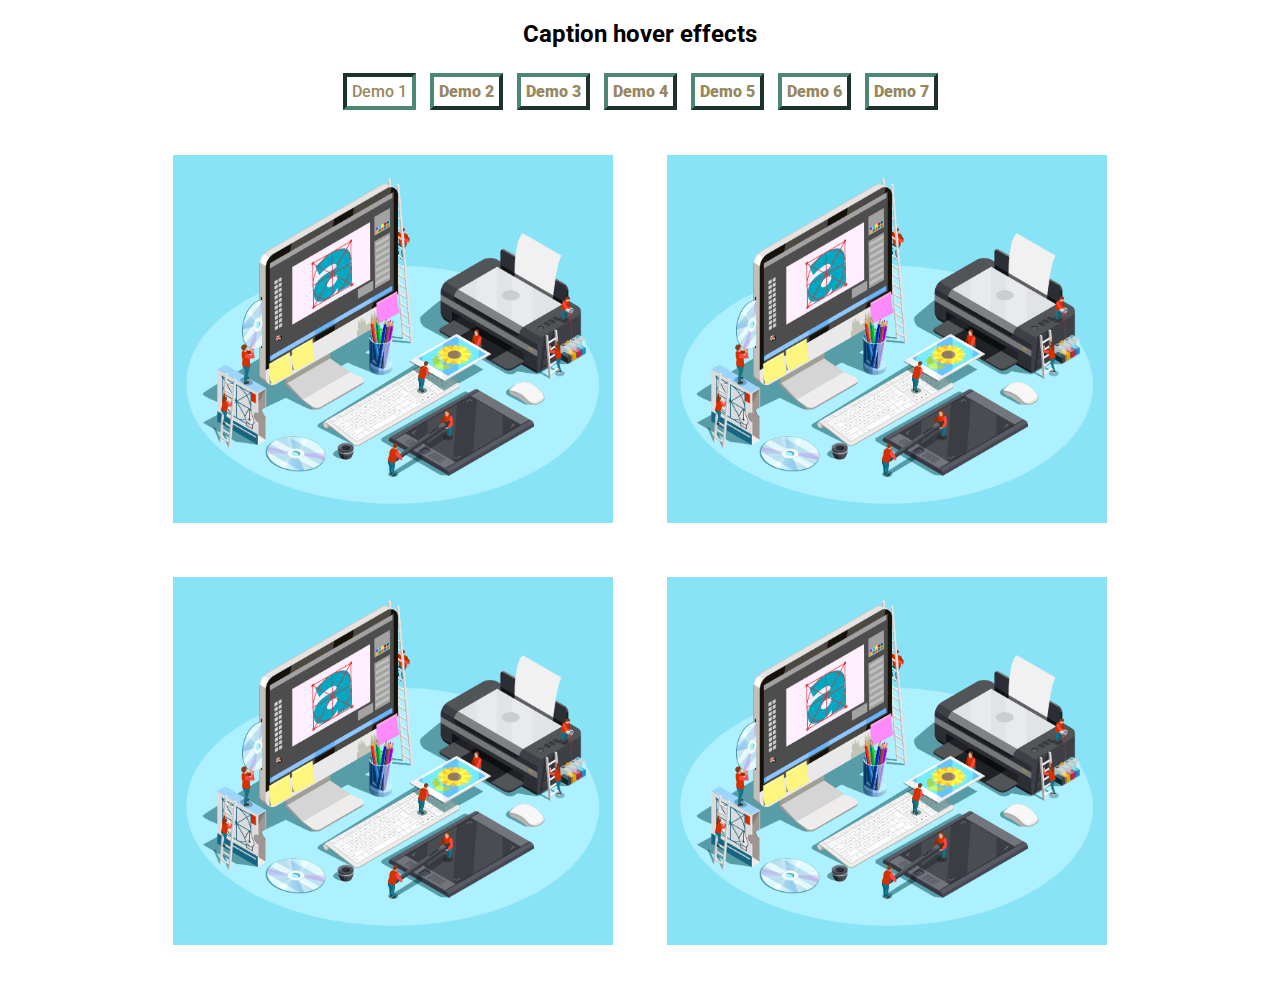
<file: index.html>
<!DOCTYPE html>
<html lang="en">

<head>
    <meta charset="UTF-8">
    <meta name="viewport" content="width=device-width, initial-scale=1.0">
    <title>Effects CSS learn - Demo 1</title>
    <link rel="stylesheet" type="text/css" href="./style.css">
</head>

<body>
    <header style="text-align: center;">
        <h2>Caption hover effects</h2>
        <nav>
            <a href="./index.html" class="active">Demo 1</a>
            <a href="./index2.html">Demo 2</a>
            <a href="./index3.html">Demo 3</a>
            <a href="./index4.html">Demo 4</a>
            <a href="./index5.html">Demo 5</a>
            <a href="./index6.html">Demo 6</a>
            <a href="./index7.html">Demo 7</a>
        </nav>
    </header>
    <div class="grid style-css-1">
        <ul>
            <li>
                <figure>
                    <img src="./img/18695.jpg" alt="img">
                    <figcaption>
                        <h3>Demo 1</h3>
                        <span>Camera</span>
                    </figcaption>
                </figure>
            </li>
            <li>
                <figure>
                    <img src="./img/18695.jpg" alt="img">
                    <figcaption>
                        <h3>Demo 1</h3>
                        <span>Music</span>
                    </figcaption>
                </figure>
            </li>
            <li>
                <figure>
                    <img src="./img/18695.jpg" alt="img">
                    <figcaption>
                        <h3>Demo 1</h3>
                        <span>Setting</span>
                    </figcaption>
                </figure>
            </li>
            <li>
                <figure>
                    <img src="./img/18695.jpg" alt="img">
                    <figcaption>
                        <h3>Demo 1</h3>
                        <span>Safari</span>
                    </figcaption>
                </figure>
            </li>
        </ul>
    </div>


    <script type="text/javascript" src="./script.js"></script>
</body>

</html>
</file>
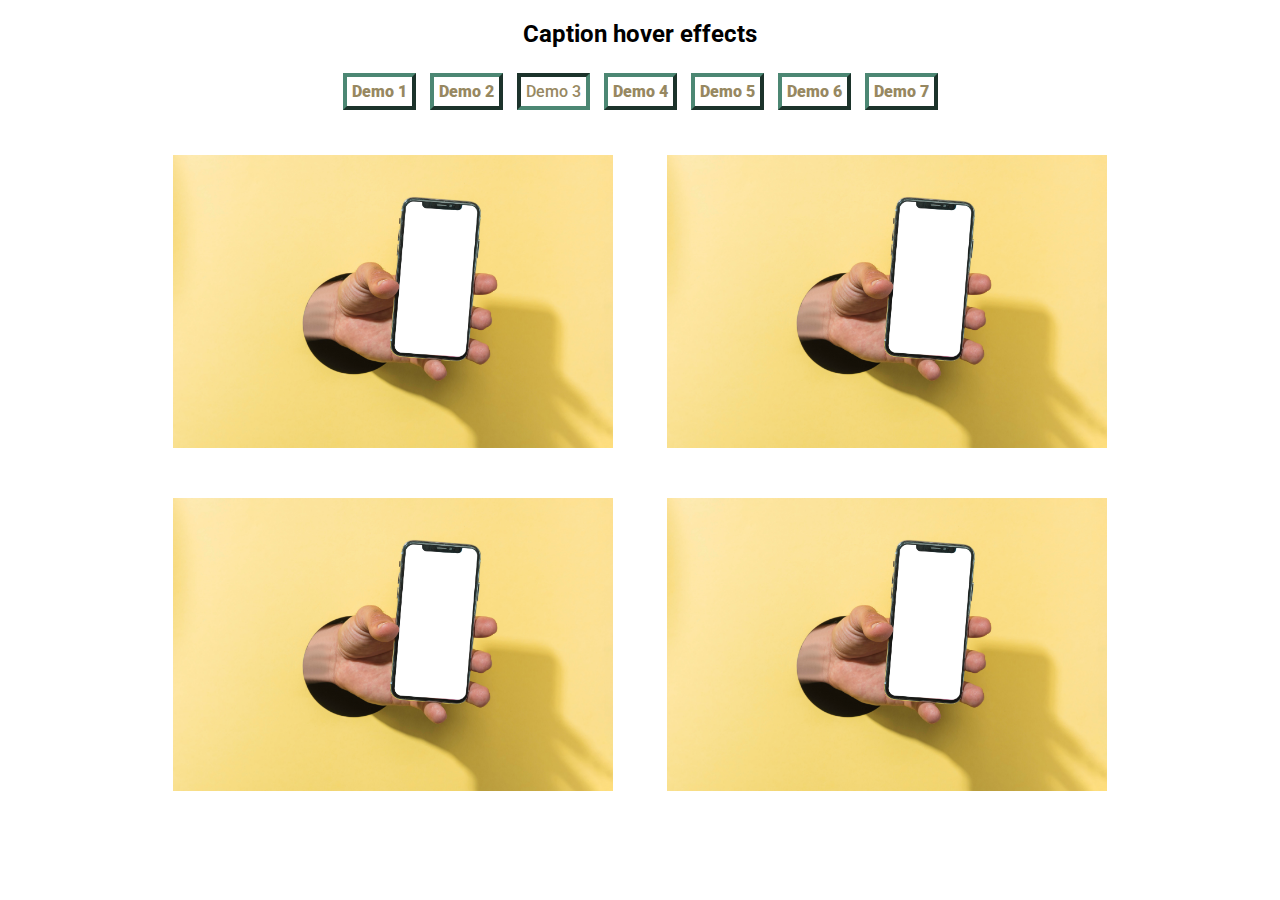
<file: index3.html>
<!DOCTYPE html>
<html lang="en">

<head>
    <meta charset="UTF-8">
    <meta name="viewport" content="width=device-width, initial-scale=1.0">
    <title>Effects CSS learn - Demo 3</title>
    <link rel="stylesheet" type="text/css" href="./style.css">
</head>

<body>
    <header style="text-align: center;">
        <h2>Caption hover effects</h2>
        <nav>
            <a href="./index.html">Demo 1</a>
            <a href="./index2.html">Demo 2</a>
            <a href="./index3.html" class="active">Demo 3</a>
            <a href="./index4.html">Demo 4</a>
            <a href="./index5.html">Demo 5</a>
            <a href="./index6.html">Demo 6</a>
            <a href="./index7.html">Demo 7</a>
        </nav>
    </header>
    <div class="grid style-css-3">
        <ul>
            <li>
                <figure>
                    <img src="./img/4571836.jpg" alt="img">
                    <figcaption>
                        <h3>Demo 1</h3>
                        <span>Camera</span>
                    </figcaption>
                </figure>
            </li>
            <li>
                <figure>
                    <img src="./img/4571836.jpg" alt="img">
                    <figcaption>
                        <h3>Demo 1</h3>
                        <span>Music</span>
                    </figcaption>
                </figure>
            </li>
            <li>
                <figure>
                    <img src="./img/4571836.jpg" alt="img">
                    <figcaption>
                        <h3>Demo 1</h3>
                        <span>Setting</span>
                    </figcaption>
                </figure>
            </li>
            <li>
                <figure>
                    <img src="./img/4571836.jpg" alt="img">
                    <figcaption>
                        <h3>Demo 1</h3>
                        <span>Safari</span>
                    </figcaption>
                </figure>
            </li>
        </ul>
    </div>


    <script type="text/javascript" src="./script.js"></script>
</body>

</html>
</file>
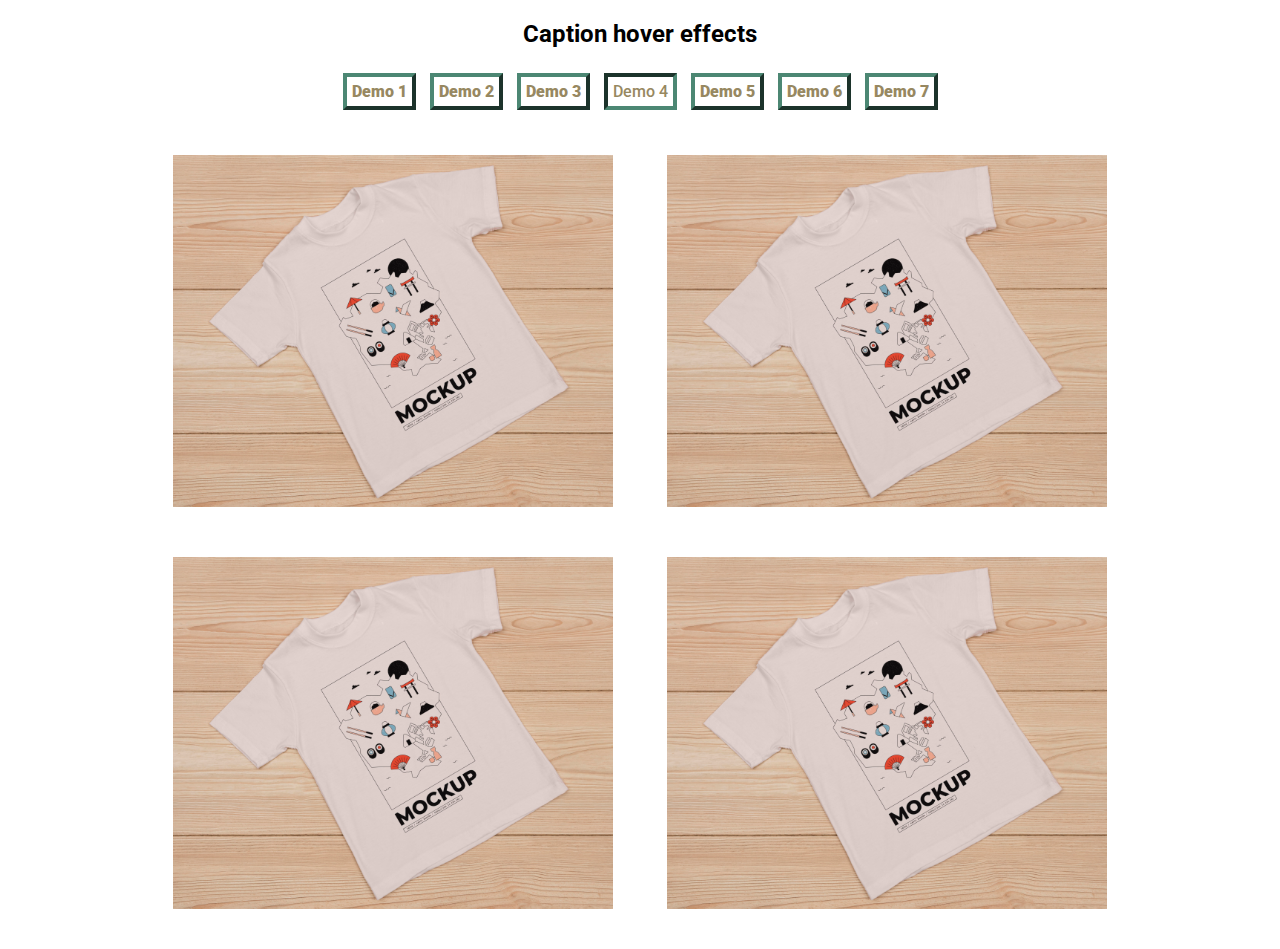
<file: index4.html>
<!DOCTYPE html>
<html lang="en">

<head>
    <meta charset="UTF-8">
    <meta name="viewport" content="width=device-width, initial-scale=1.0">
    <title>Effects CSS learn - Demo 4</title>
    <link rel="stylesheet" type="text/css" href="./style.css">
</head>

<body>
    <header style="text-align: center;">
        <h2>Caption hover effects</h2>
        <nav>
            <a href="./index.html">Demo 1</a>
            <a href="./index2.html">Demo 2</a>
            <a href="./index3.html">Demo 3</a>
            <a href="./index4.html" class="active">Demo 4</a>
            <a href="./index5.html">Demo 5</a>
            <a href="./index6.html">Demo 6</a>
            <a href="./index7.html">Demo 7</a>
        </nav>
    </header>
    <div class="grid style-css-4">
        <ul>
            <li>
                <figure>
                    <img src="./img/4794139.jpg" alt="img">
                    <figcaption>
                        <h3>Demo 1</h3>
                        <span>Camera</span>
                    </figcaption>
                </figure>
            </li>
            <li>
                <figure>
                    <img src="./img/4794139.jpg" alt="img">
                    <figcaption>
                        <h3>Demo 1</h3>
                        <span>Music</span>
                    </figcaption>
                </figure>
            </li>
            <li>
                <figure>
                    <img src="./img/4794139.jpg" alt="img">
                    <figcaption>
                        <h3>Demo 1</h3>
                        <span>Setting</span>
                    </figcaption>
                </figure>
            </li>
            <li>
                <figure>
                    <img src="./img/4794139.jpg" alt="img">
                    <figcaption>
                        <h3>Demo 1</h3>
                        <span>Safari</span>
                    </figcaption>
                </figure>
            </li>
        </ul>
    </div>


    <script type="text/javascript" src="./script.js"></script>
</body>

</html>
</file>
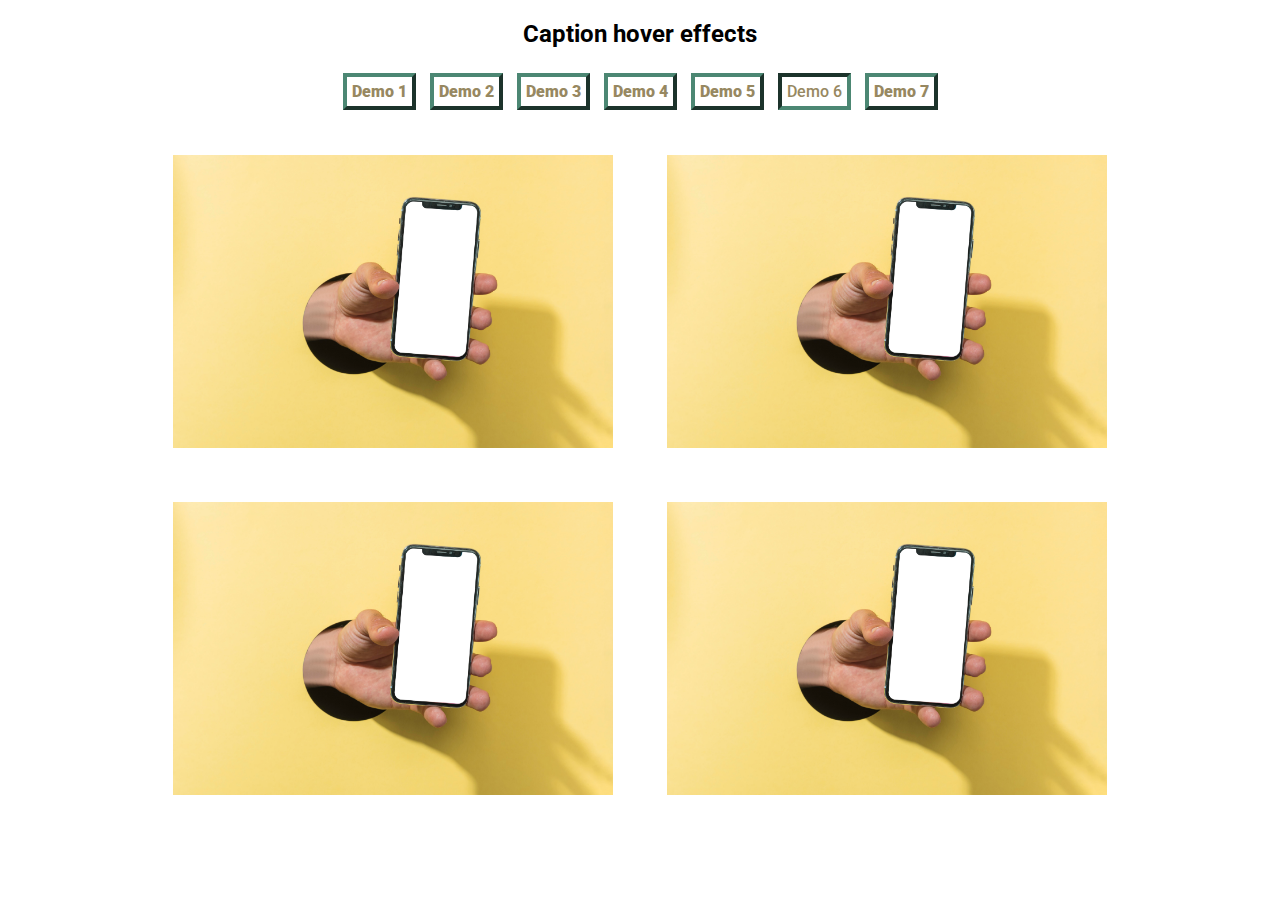
<file: index6.html>
<!DOCTYPE html>
<html lang="en">

<head>
    <meta charset="UTF-8">
    <meta name="viewport" content="width=device-width, initial-scale=1.0">
    <title>Effects CSS learn - Demo 6</title>
    <link rel="stylesheet" type="text/css" href="./style.css">
</head>

<body>
    <header style="text-align: center;">
        <h2>Caption hover effects</h2>
        <nav>
            <a href="./index.html">Demo 1</a>
            <a href="./index2.html">Demo 2</a>
            <a href="./index3.html">Demo 3</a>
            <a href="./index4.html">Demo 4</a>
            <a href="./index5.html">Demo 5</a>
            <a href="./index6.html" class="active"> Demo 6</a>
            <a href="./index7.html">Demo 7</a>
        </nav>
    </header>
    <div class="grid style-css-1">
        <ul>
            <li>
                <figure>
                    <img src="./img/4571836.jpg" alt="img">
                    <figcaption>
                        <h3>Demo 1</h3>
                        <span>Camera</span>
                    </figcaption>
                </figure>
            </li>
            <li>
                <figure>
                    <img src="./img/4571836.jpg" alt="img">
                    <figcaption>
                        <h3>Demo 1</h3>
                        <span>Music</span>
                    </figcaption>
                </figure>
            </li>
            <li>
                <figure>
                    <img src="./img/4571836.jpg" alt="img">
                    <figcaption>
                        <h3>Demo 1</h3>
                        <span>Setting</span>
                    </figcaption>
                </figure>
            </li>
            <li>
                <figure>
                    <img src="./img/4571836.jpg" alt="img">
                    <figcaption>
                        <h3>Demo 1</h3>
                        <span>Safari</span>
                    </figcaption>
                </figure>
            </li>
        </ul>
    </div>


    <script type="text/javascript" src="./script.js"></script>
</body>

</html>
</file>
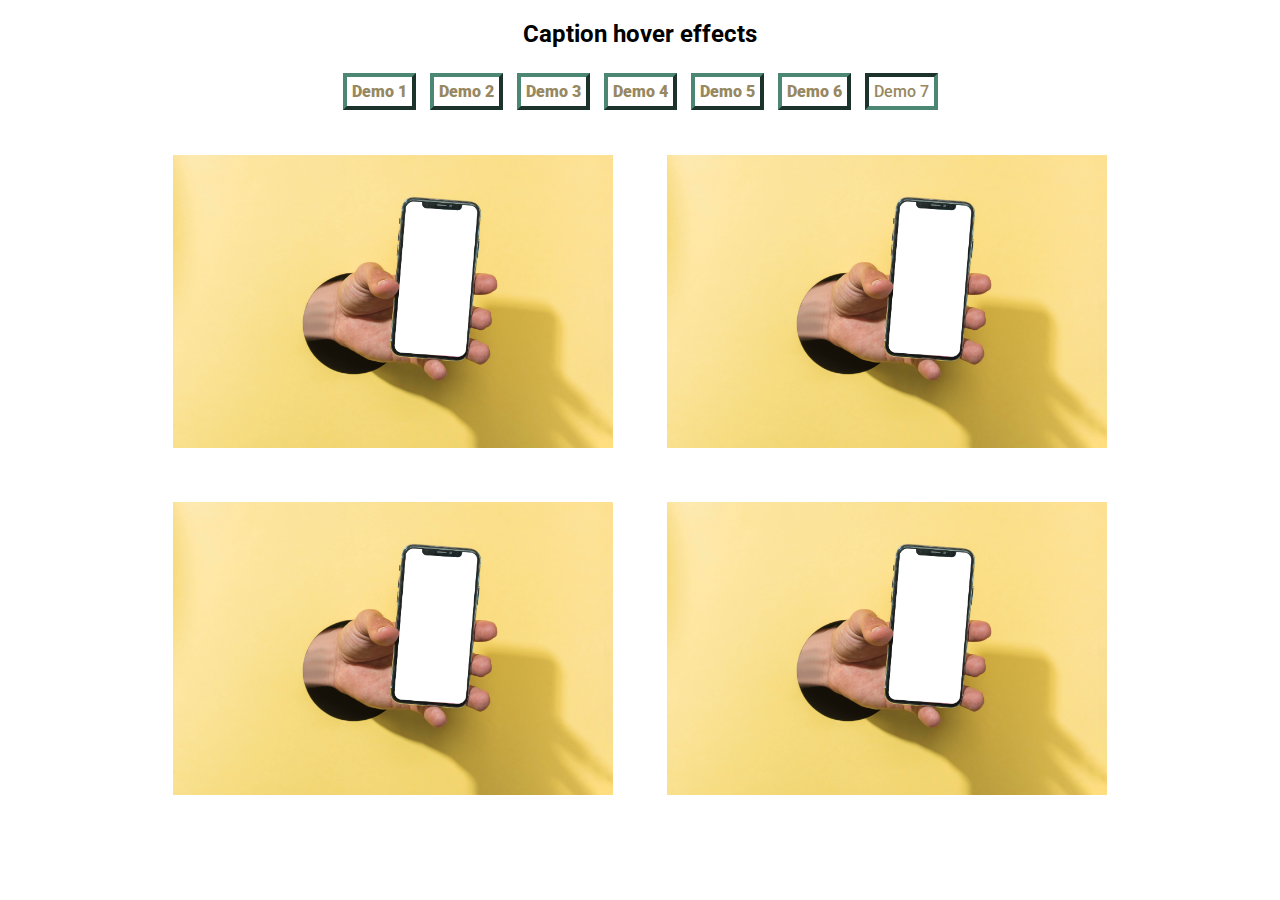
<file: index7.html>
<!DOCTYPE html>
<html lang="en">

<head>
    <meta charset="UTF-8">
    <meta name="viewport" content="width=device-width, initial-scale=1.0">
    <title>Effects CSS learn - Demo 7</title>
    <link rel="stylesheet" type="text/css" href="./style.css">
</head>

<body>
    <header style="text-align: center;">
        <h2>Caption hover effects</h2>
        <nav>
            <a href="./index.html">Demo 1</a>
            <a href="./index2.html">Demo 2</a>
            <a href="./index3.html">Demo 3</a>
            <a href="./index4.html">Demo 4</a>
            <a href="./index5.html">Demo 5</a>
            <a href="./index6.html"> Demo 6</a>
            <a href="./index7.html" class="active">Demo 7</a>
        </nav>
    </header>
    <div class="grid style-css-1">
        <ul>
            <li>
                <figure>
                    <img src="./img/4571836.jpg" alt="img">
                    <figcaption>
                        <h3>Demo 1</h3>
                        <span>Camera</span>
                    </figcaption>
                </figure>
            </li>
            <li>
                <figure>
                    <img src="./img/4571836.jpg" alt="img">
                    <figcaption>
                        <h3>Demo 1</h3>
                        <span>Music</span>
                    </figcaption>
                </figure>
            </li>
            <li>
                <figure>
                    <img src="./img/4571836.jpg" alt="img">
                    <figcaption>
                        <h3>Demo 1</h3>
                        <span>Setting</span>
                    </figcaption>
                </figure>
            </li>
            <li>
                <figure>
                    <img src="./img/4571836.jpg" alt="img">
                    <figcaption>
                        <h3>Demo 1</h3>
                        <span>Safari</span>
                    </figcaption>
                </figure>
            </li>
        </ul>
    </div>


    <script type="text/javascript" src="./script.js"></script>
</body>

</html>
</file>
<file: style.css>
@import url('https://fonts.googleapis.com/css2?family=Roboto:wght@100;300;500;900&display=swap');
html,
body {
    font-family: 'Roboto', sans-serif;
    margin: 0;
    padding: 0;
}


/* navigation */

header nav a {
    display: inline-block;
    text-decoration: none;
    padding: 5px;
    border: 4px #4c8773 outset;
    color: #978861;
    margin: 5px;
    font-weight: 900;
}

header nav .active {
    border: 4px #4c8773 inset;
    font-weight: 500;
}

.grid ul {
    list-style-type: none;
    max-width: 1300px;
    margin: 0 auto;
    padding: 15px 15px 15px 15px;
    text-align: center;
    position: relative;
}

.grid ul li {
    display: inline-block;
    width: 440px;
    padding: 25px;
    position: relative;
    text-align: left;
}

.grid ul li figure {
    margin: 0;
    position: relative;
}

.grid ul li figure img {
    max-width: 100%;
    position: relative;
    display: block;
}

.grid ul li figure figcaption {
    position: absolute;
    top: 0;
    left: 0;
    background-color: rgb(182, 151, 247);
}


/* Individual Caption Styles */


/* Caption style 1 */

.style-css-1 ul li figure figcaption {
    height: 100%;
    width: 100%;
    text-align: center;
    opacity: 0;
    transition: transform 0.3s ease-in-out, opacity 0.3s ease-in-out;
    -webkit-transition: -webkit-transform 0.3s ease-in-out, opacity 0.3s ease-in-out;
    -moz-transition: -moz-transform 0.3s ease-in-out, opacity 0.3s ease-in-out;
}

.style-css-1 ul li figure figcaption h3 {
    margin-top: 130px;
}

.style-css-1 ul figure figcaption:hover {
    transform: translate(25px, 25px);
    -webkit-transform: translate(25px, 25px);
    -moz-transform: translate(25px, 25px);
    -ms-transform: translate(25px, 25px);
    opacity: 1;
}


/* caption style 2 */

.style-css-2 ul li figure figcaption {
    height: 100%;
    width: 100%;
    text-align: center;
}

.style-css-2 ul li figure img {
    z-index: 10;
    bottom: 0;
    transition: transform 0.3s ease-in-out;
    -webkit-transition: -webkit-transform 0.3s ease-in-out;
    -moz-transition: -moz-transform 0.3s ease-in-out;
}

.style-css-2 ul li figure figcaption h3 {
    color: red;
    text-align: left;
}

.style-css-2 ul figure img:hover {
    transform: translateY(-90px);
    -webkit-transform: translateY(-90px);
    -moz-transform: translateY(-90px);
    -ms-transform: translateY(-90px);
}

.style-css-2 ul li figure figcaption {
    height: 90px;
    width: 100%;
    top: auto;
    bottom: 0;
}


/* Caption style 3 */

.style-css-3 ul li figure {
    overflow: hidden;
}

.style-css-3 ul li figure figcaption {
    height: 100%;
    width: 100%;
    text-align: center;
}

.style-css-3 ul li figure img {
    z-index: 10;
    bottom: 0;
    transition: transform 0.4s;
    -webkit-transition: -webkit-transform 0.4s;
    -moz-transition: -moz-transform 0.4s;
}

.style-css-3 ul li figure figcaption h3 {
    color: red;
    text-align: left;
}

.style-css-3 ul li figure img:hover {
    transform: translateY(-90px);
    -webkit-transform: translateY(-90px);
    -moz-transform: translateY(-90px);
    -ms-transform: translateY(-90px);
}

.style-css-3 ul li figure figcaption {
    height: 90px;
    width: 100%;
    top: auto;
    bottom: 0;
    opacity: 0;
    transform: translateY(100%);
    transition: transform 0.3s, opacity 0.3s;
    -webkit-transition: -webkit-transform 0.3s, opacity 0.3s;
    -moz-transition: -moz-transform 0.3s, opacity 0.3s;
}

.style-css-3 ul li figure img:hover+figcaption {
    opacity: 1;
    -webkit-transform: translateY(0px);
    -moz-transform: translateY(0px);
    -ms-transform: translateY(0px);
    transform: translateY(0px);
}


/* 
caption style 4 */

.style-css-4 ul li figure {
    overflow: hidden;
}

.style-css-4 ul li figure::before {
    top: 0;
    bottom: auto;
    height: 50%;
    width: 100%;
    background-color: yellow;
    transform: translateX(100%);
    transition: transform 0.4.s, opacity 0.8s;
    -webkit-transform: translateX(100%);
    -moz-transform: translateX(100%);
    -webkit-transition: -webkit-transform 0.4s, opacity 0.8s;
    opacity: 1;
}

.style-css-4 ul li figure figcaption {
    height: 30%;
    width: 100%;
    text-align: center;
    bottom: 0;
    top: auto;
    transform: translateX(-100%);
    transition: transform 0.4.s, opacity 0.8s;
    -webkit-transform: translateX(-100%);
    -moz-transform: translateX(-100%);
    -webkit-transition: -webkit-transform 0.4s, opacity 0.8s;
    opacity: 0;
}

.style-css-4 ul li figure img:hover+figcaption {
    transform: translateX(0);
    -webkit-transform: translateX(0);
    -moz-transform: translateX(0);
    opacity: 0.87;
}


/* .style-css-4 ul li figure img:hover+figcaption {
    transform: translateX(0);
    -webkit-transform: translateX(0);
    -moz-transform: translateX(0);
    opacity: 1;
} */

@media(max-width: 400px) {
    .grid ul {
        list-style-type: none;
        max-width: 1300px;
        margin: 0 auto;
        padding: 10px 10px 10px 10px;
        text-align: center;
        position: relative;
    }
    .grid ul li {
        display: inline-block;
        width: 340px;
        padding: 15px;
        position: relative;
        text-align: left;
    }
}
</file>
